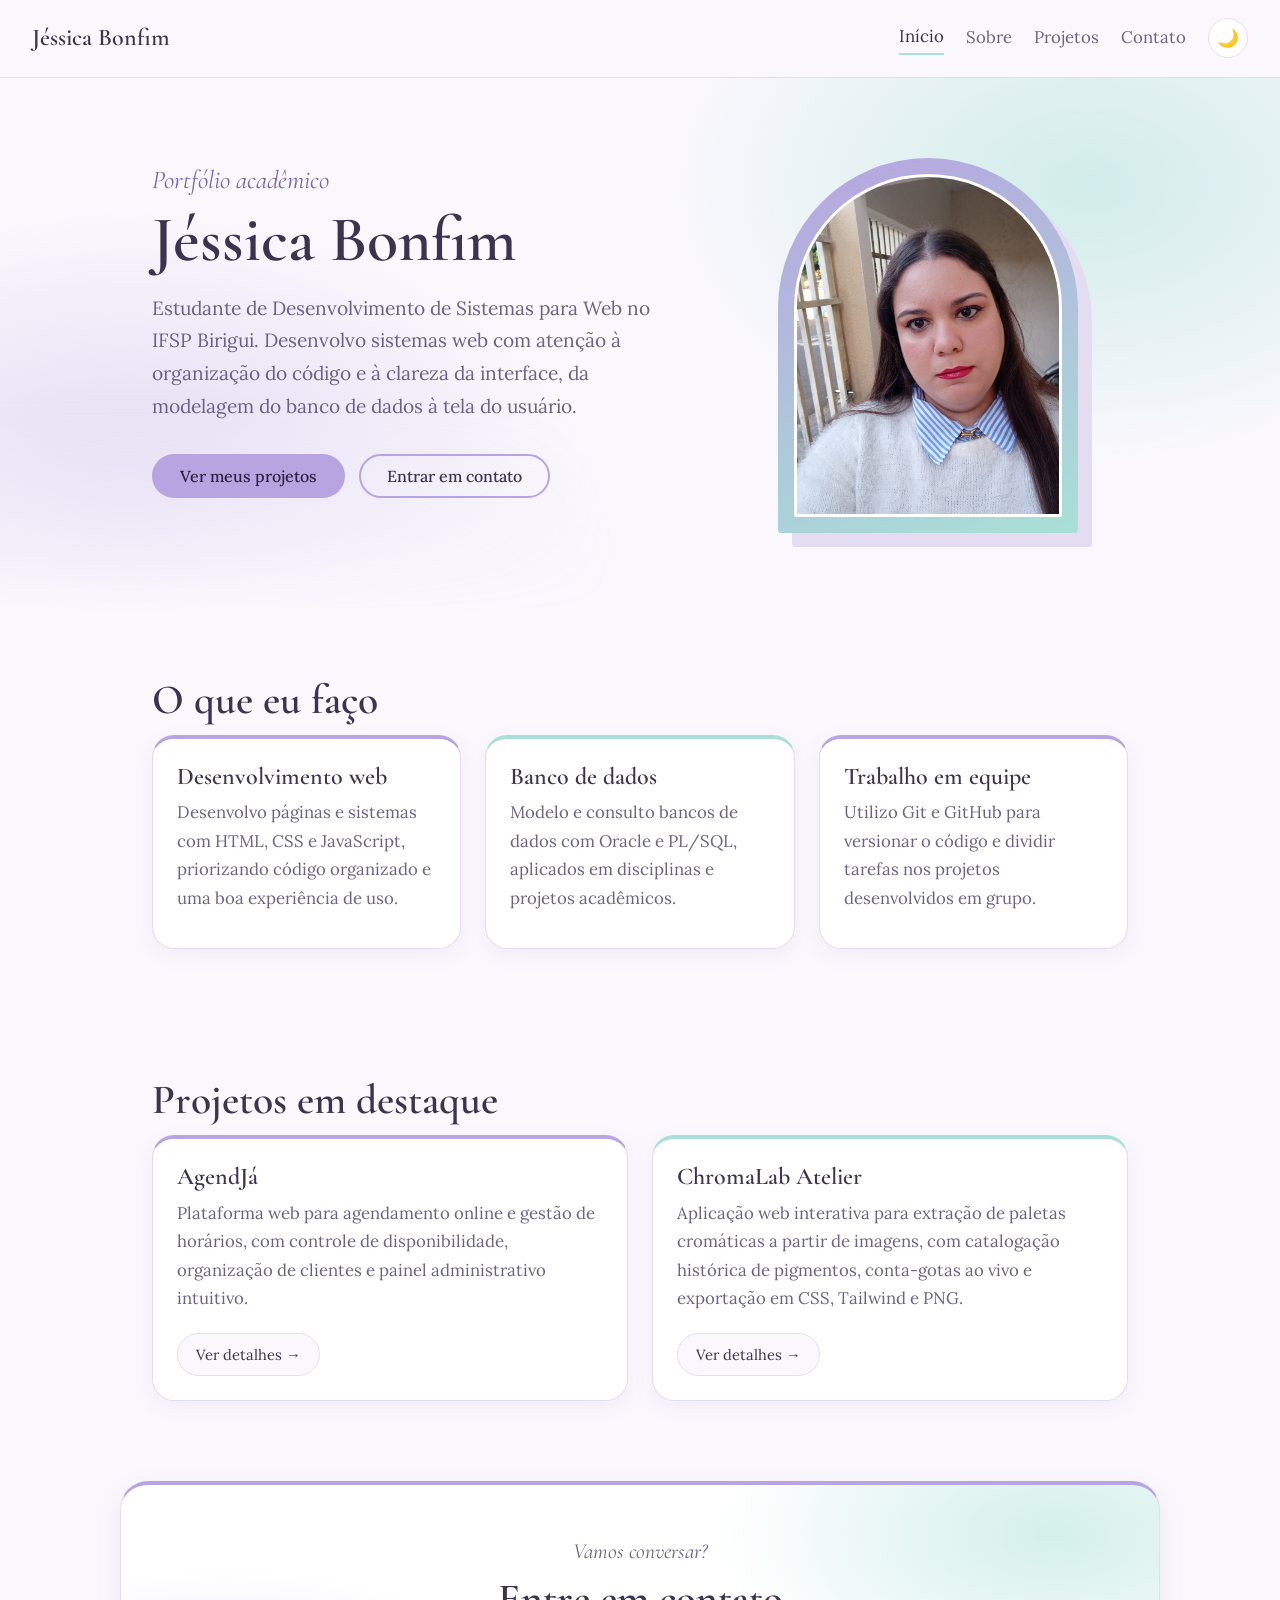
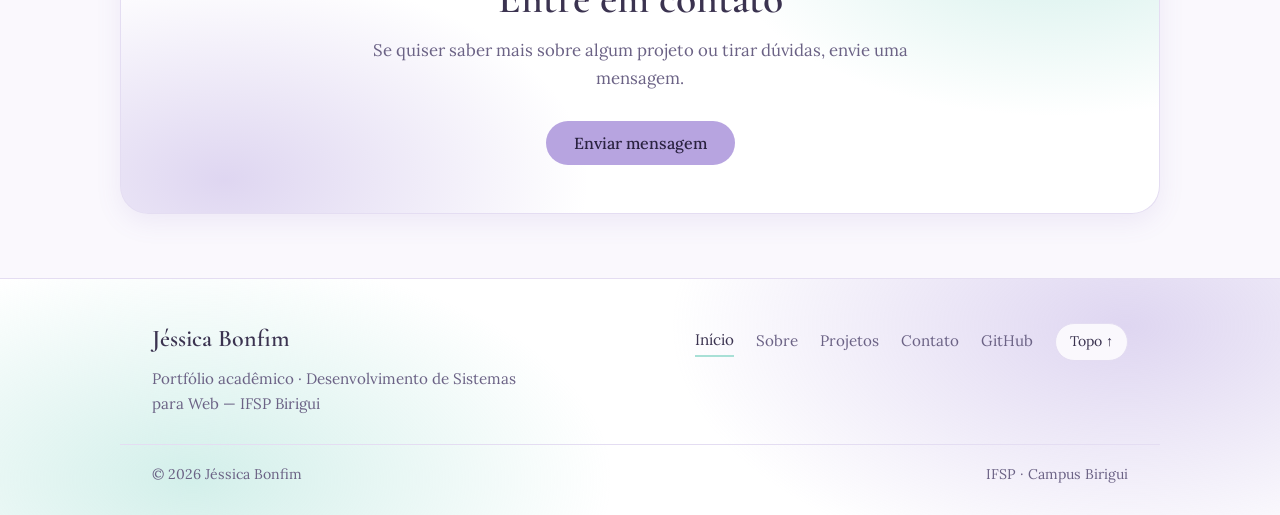
<file: index.html>
﻿<!DOCTYPE html>
<html lang="pt-BR">
<head>
  <meta charset="utf-8">
  <meta name="viewport" content="width=device-width, initial-scale=1">
  <title>Jéssica Bonfim | Portfólio</title>
  <link href="https://fonts.googleapis.com/css2?family=Cormorant+Garamond:ital,wght@0,500;0,600;1,500&family=Lora:wght@400;500&display=swap" rel="stylesheet">
  <link rel="stylesheet" href="style.css">
</head>
<body>
  <header>
    <a class="logo" href="index.html">Jéssica Bonfim</a>
    <nav>
      <a href="index.html" aria-current="page">Início</a>
      <a href="sobre.html">Sobre</a>
      <a href="projetos.html">Projetos</a>
      <a href="contato.html">Contato</a>
      <button id="tema" type="button" aria-label="Alternar tema claro e escuro">🌙</button>
    </nav>
  </header>

  <main>
    <!-- TOPO -->
    <section class="topo">
      <div class="topo-int">
        <div class="topo-texto">
          <p class="saudacao">Portfólio acadêmico</p>
          <h1>Jéssica Bonfim</h1>
          <!-- EDITE: sua frase de apresentação -->
          <p class="resumo">Estudante de Desenvolvimento de Sistemas para Web no IFSP Birigui. Desenvolvo sistemas web com atenção à organização do código e à clareza da interface, da modelagem do banco de dados à tela do usuário.</p>
          <div class="botoes">
            <a class="botao" href="projetos.html">Ver meus projetos</a>
            <a class="botao contorno" href="contato.html">Entrar em contato</a>
          </div>
        </div>
        <div class="moldura">
          <img src="img/foto-web.jpg" alt="Foto de Jéssica Bonfim" onerror="this.style.display='none'">
        </div>
      </div>
    </section>

    <!-- O QUE EU FAÇO -->
    <section class="bloco">
      <h2>O que eu faço</h2>
      <div class="tres">
        <article class="card">
          <h3>Desenvolvimento web</h3>
          <p>Desenvolvo páginas e sistemas com HTML, CSS e JavaScript, priorizando código organizado e uma boa experiência de uso.</p>
        </article>
        <article class="card">
          <h3>Banco de dados</h3>
          <p>Modelo e consulto bancos de dados com Oracle e PL/SQL, aplicados em disciplinas e projetos acadêmicos.</p>
        </article>
        <article class="card">
          <h3>Trabalho em equipe</h3>
          <p>Utilizo Git e GitHub para versionar o código e dividir tarefas nos projetos desenvolvidos em grupo.</p>
        </article>
      </div>
    </section>

    <!-- PROJETOS EM DESTAQUE -->
    <section class="bloco">
      <h2>Projetos em destaque</h2>
      <div class="dois">
        <article class="card">
          <h3>AgendJá</h3>
          <p>Plataforma web para agendamento online e gestão de horários, com controle de disponibilidade, organização de clientes e painel administrativo intuitivo.</p>
          <a class="link-detalhes" href="projetos.html">Ver detalhes →</a>
        </article>
        <article class="card">
          <h3>ChromaLab Atelier</h3>
          <p>Aplicação web interativa para extração de paletas cromáticas a partir de imagens, com catalogação histórica de pigmentos, conta-gotas ao vivo e exportação em CSS, Tailwind e PNG.</p>
          <a class="link-detalhes" href="projetos.html">Ver detalhes →</a>
        </article>
      </div>
    </section>

    <!-- CHAMADA FINAL -->
    <section class="bloco chamada">
      <p class="saudacao">Vamos conversar?</p>
      <h2>Entre em contato</h2>
      <p>Se quiser saber mais sobre algum projeto ou tirar dúvidas, envie uma mensagem.</p>
      <a class="botao" href="contato.html">Enviar mensagem</a>
    </section>
  </main>

  <footer>
    <div class="rodape-int">
      <div class="rodape-info">
        <a class="logo" href="index.html">Jéssica Bonfim</a>
        <p>Portfólio acadêmico · Desenvolvimento de Sistemas para Web — IFSP Birigui</p>
      </div>
      <nav class="rodape-nav" aria-label="Navegação do rodapé">
        <a href="index.html" aria-current="page">Início</a>
        <a href="sobre.html">Sobre</a>
        <a href="projetos.html">Projetos</a>
        <a href="contato.html">Contato</a>
        <a href="https://github.com/JessiBonfimm" target="_blank" rel="noopener noreferrer">GitHub</a>
        <a class="voltar-topo" href="#">Topo ↑</a>
      </nav>
    </div>
    <div class="rodape-base">
      <span>© 2026 Jéssica Bonfim</span>
      <span>IFSP · Campus Birigui</span>
    </div>
  </footer>
  <script src="script.js"></script>
</body>
</html>
</file>
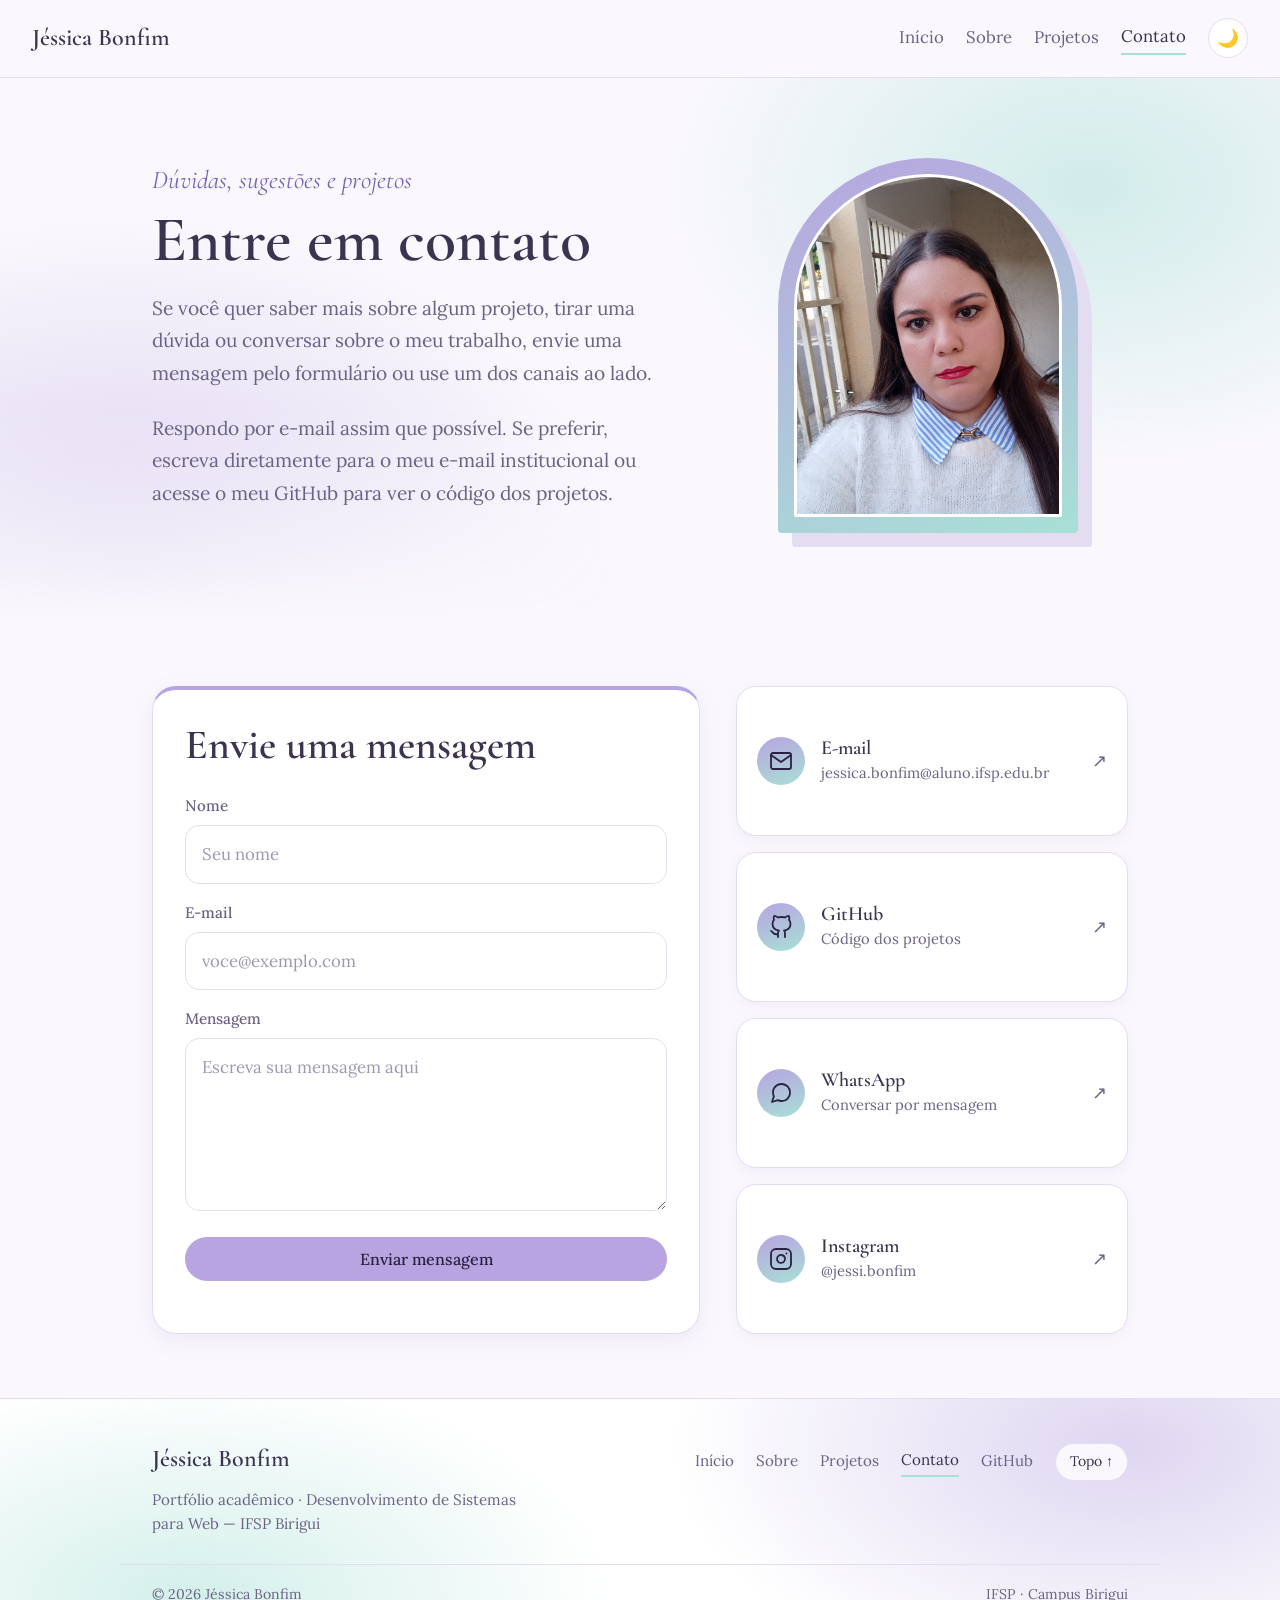
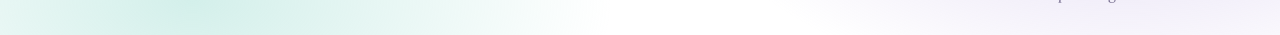
<file: contato.html>
<!DOCTYPE html>
<html lang="pt-BR">
<head>
  <meta charset="utf-8">
  <meta name="viewport" content="width=device-width, initial-scale=1">
  <title>Contato | Jéssica Bonfim</title>
  <link href="https://fonts.googleapis.com/css2?family=Cormorant+Garamond:ital,wght@0,500;0,600;1,500&family=Lora:wght@400;500&display=swap" rel="stylesheet">
  <link rel="stylesheet" href="style.css">
</head>
<body>
  <header>
    <a class="logo" href="index.html">Jéssica Bonfim</a>
    <nav>
      <a href="index.html">Início</a>
      <a href="sobre.html">Sobre</a>
      <a href="projetos.html">Projetos</a>
      <a href="contato.html" aria-current="page">Contato</a>
      <button id="tema" type="button" aria-label="Alternar tema claro e escuro">🌙</button>
    </nav>
  </header>

  <main>
    <section class="topo">
      <div class="topo-int">
        <div class="topo-texto">
          <p class="saudacao">Dúvidas, sugestões e projetos</p>
          <h1 class="titulo-contato">Entre em contato</h1>
          <p class="resumo">Se você quer saber mais sobre algum projeto, tirar uma dúvida ou conversar sobre o meu trabalho, envie uma mensagem pelo formulário ou use um dos canais ao lado.</p>
          <p class="resumo">Respondo por e-mail assim que possível. Se preferir, escreva diretamente para o meu e-mail institucional ou acesse o meu GitHub para ver o código dos projetos.</p>
        </div>
        <div class="moldura">
          <img src="img/foto-web.jpg" alt="Foto de Jéssica Bonfim" onerror="this.style.display='none'">
        </div>
      </div>
    </section>

    <section class="bloco">
      <div class="contato-grid">
        <form id="form-contato" action="https://formspree.io/f/abcdwxyz" method="POST">
          <h2 class="form-titulo">Envie uma mensagem</h2>
          <label for="nome">Nome</label>
          <input id="nome" name="nome" placeholder="Seu nome" required>

          <label for="email">E-mail</label>
          <input id="email" name="email" type="email" placeholder="voce@exemplo.com" required>

          <label for="msg">Mensagem</label>
          <textarea id="msg" name="mensagem" rows="5" placeholder="Escreva sua mensagem aqui" required></textarea>

          <button class="botao" type="submit">Enviar mensagem</button>
          <p class="status" role="status" aria-live="polite"></p>
        </form>

        <div class="lateral">
          <a class="contato-item" href="mailto:jessica.bonfim@aluno.ifsp.edu.br">
            <span class="ico"><svg viewBox="0 0 24 24" fill="none" stroke="currentColor" stroke-width="1.8" stroke-linecap="round" stroke-linejoin="round" aria-hidden="true"><path d="M4 4h16c1.1 0 2 .9 2 2v12c0 1.1-.9 2-2 2H4c-1.1 0-2-.9-2-2V6c0-1.1.9-2 2-2z"/><polyline points="22,6 12,13 2,6"/></svg></span>
            <span class="txt"><strong>E-mail</strong><small>jessica.bonfim@aluno.ifsp.edu.br</small></span>
            <span class="seta" aria-hidden="true">↗</span>
          </a>
          <a class="contato-item" href="https://github.com/JessiBonfimm" target="_blank" rel="noopener">
            <span class="ico"><svg viewBox="0 0 24 24" fill="none" stroke="currentColor" stroke-width="1.8" stroke-linecap="round" stroke-linejoin="round" aria-hidden="true"><path d="M9 19c-5 1.5-5-2.5-7-3m14 6v-3.87a3.37 3.37 0 0 0-.94-2.61c3.14-.35 6.44-1.54 6.44-7A5.44 5.44 0 0 0 20 4.77 5.07 5.07 0 0 0 19.91 1S18.73.65 16 2.48a13.38 13.38 0 0 0-7 0C6.27.65 5.09 1 5.09 1A5.07 5.07 0 0 0 5 4.77a5.44 5.44 0 0 0-1.5 3.78c0 5.42 3.3 6.61 6.44 7A3.37 3.37 0 0 0 9 18.13V22"/></svg></span>
            <span class="txt"><strong>GitHub</strong><small>Código dos projetos</small></span>
            <span class="seta" aria-hidden="true">↗</span>
          </a>
          <a class="contato-item" href="https://wa.me/5518996313125" target="_blank" rel="noopener">
            <span class="ico"><svg viewBox="0 0 24 24" fill="none" stroke="currentColor" stroke-width="1.8" stroke-linecap="round" stroke-linejoin="round" aria-hidden="true"><path d="M21 11.5a8.38 8.38 0 0 1-.9 3.8 8.5 8.5 0 0 1-7.6 4.7 8.38 8.38 0 0 1-3.8-.9L3 21l1.9-5.7a8.38 8.38 0 0 1-.9-3.8 8.5 8.5 0 0 1 4.7-7.6 8.38 8.38 0 0 1 3.8-.9h.5a8.48 8.48 0 0 1 8 8v.5z"/></svg></span>
            <span class="txt"><strong>WhatsApp</strong><small>Conversar por mensagem</small></span>
            <span class="seta" aria-hidden="true">↗</span>
          </a>
          <a class="contato-item" href="https://instagram.com/jessi.bonfim" target="_blank" rel="noopener">
            <span class="ico"><svg viewBox="0 0 24 24" fill="none" stroke="currentColor" stroke-width="1.8" stroke-linecap="round" stroke-linejoin="round" aria-hidden="true"><rect x="2" y="2" width="20" height="20" rx="5" ry="5"/><path d="M16 11.37A4 4 0 1 1 12.63 8 4 4 0 0 1 16 11.37z"/><line x1="17.5" y1="6.5" x2="17.51" y2="6.5"/></svg></span>
            <span class="txt"><strong>Instagram</strong><small>@jessi.bonfim</small></span>
            <span class="seta" aria-hidden="true">↗</span>
          </a>
        </div>
      </div>
    </section>
  </main>

  <footer>
    <div class="rodape-int">
      <div class="rodape-info">
        <a class="logo" href="index.html">Jéssica Bonfim</a>
        <p>Portfólio acadêmico · Desenvolvimento de Sistemas para Web — IFSP Birigui</p>
      </div>
      <nav class="rodape-nav" aria-label="Navegação do rodapé">
        <a href="index.html">Início</a>
        <a href="sobre.html">Sobre</a>
        <a href="projetos.html">Projetos</a>
        <a href="contato.html" aria-current="page">Contato</a>
        <a href="https://github.com/JessiBonfimm" target="_blank" rel="noopener noreferrer">GitHub</a>
        <a class="voltar-topo" href="#">Topo ↑</a>
      </nav>
    </div>
    <div class="rodape-base">
      <span>© 2026 Jéssica Bonfim</span>
      <span>IFSP · Campus Birigui</span>
    </div>
  </footer>
  <script src="script.js"></script>
</body>
</html>
</file>
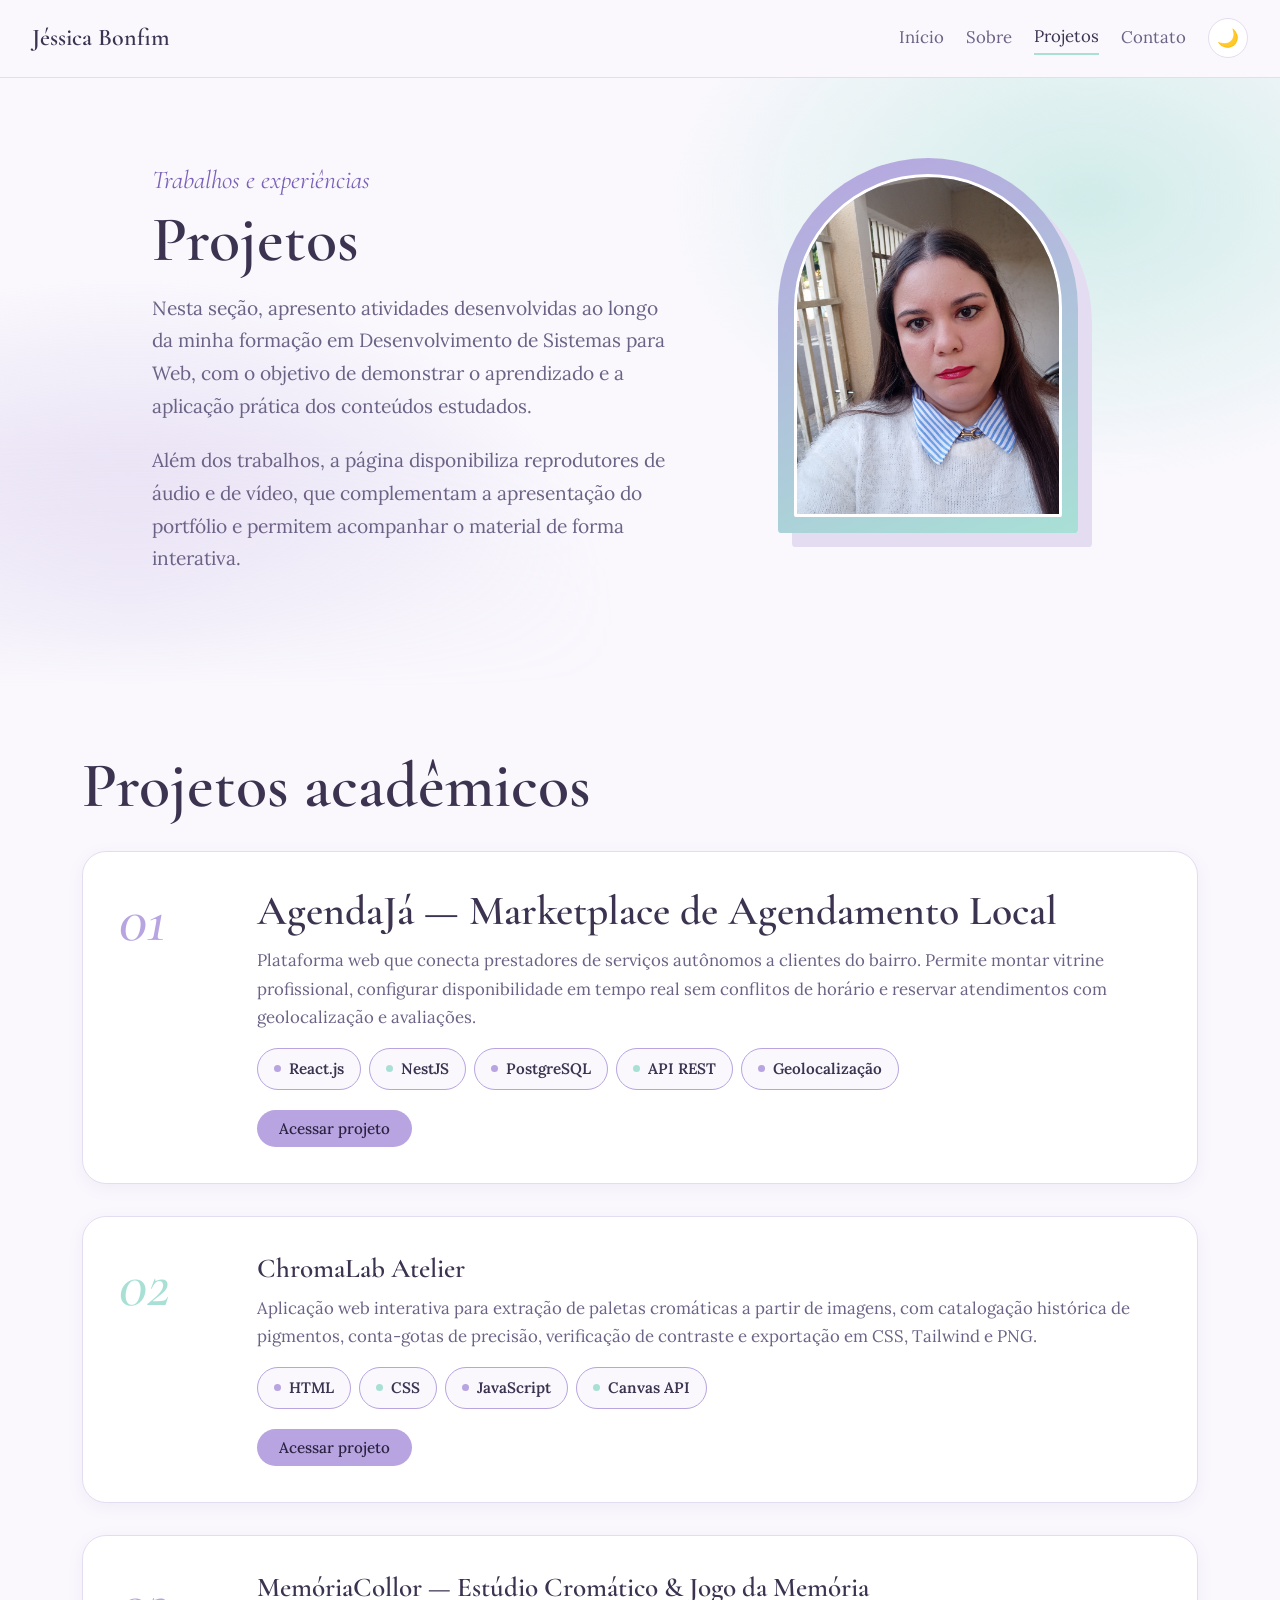
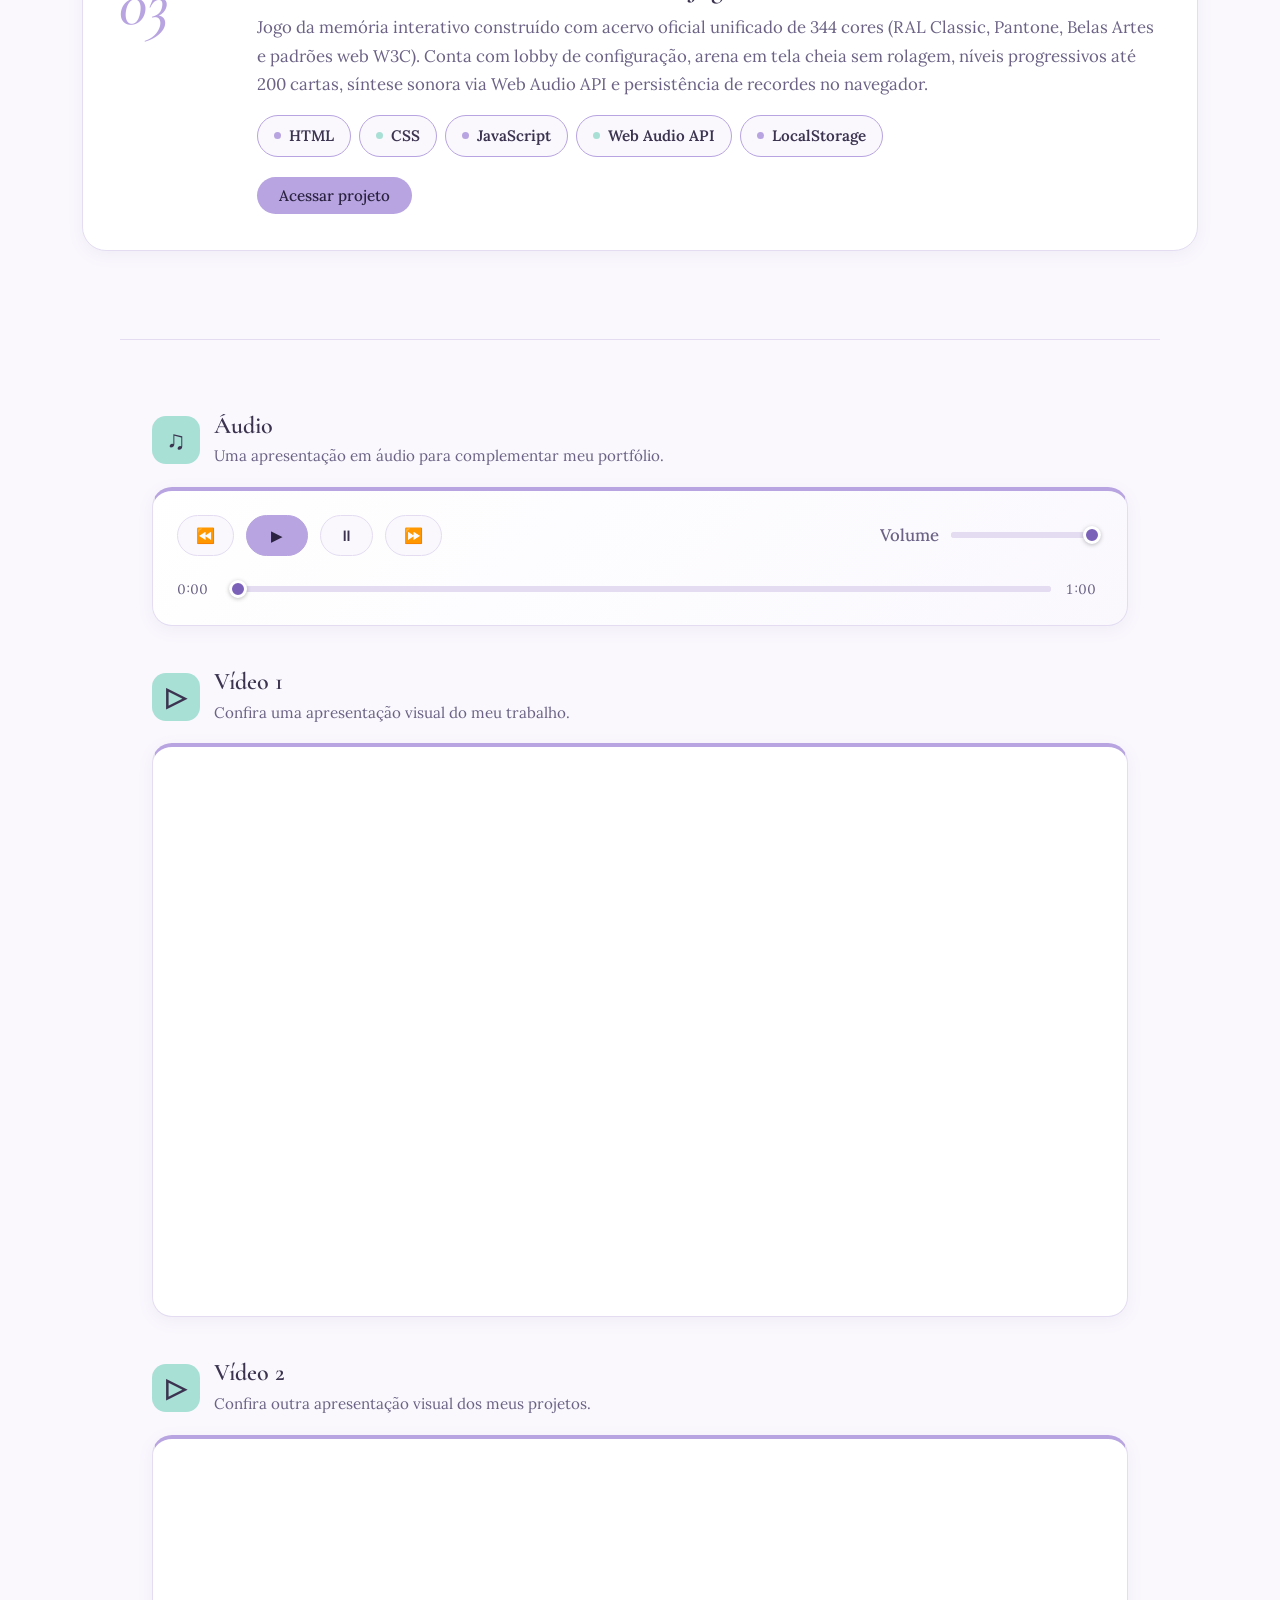
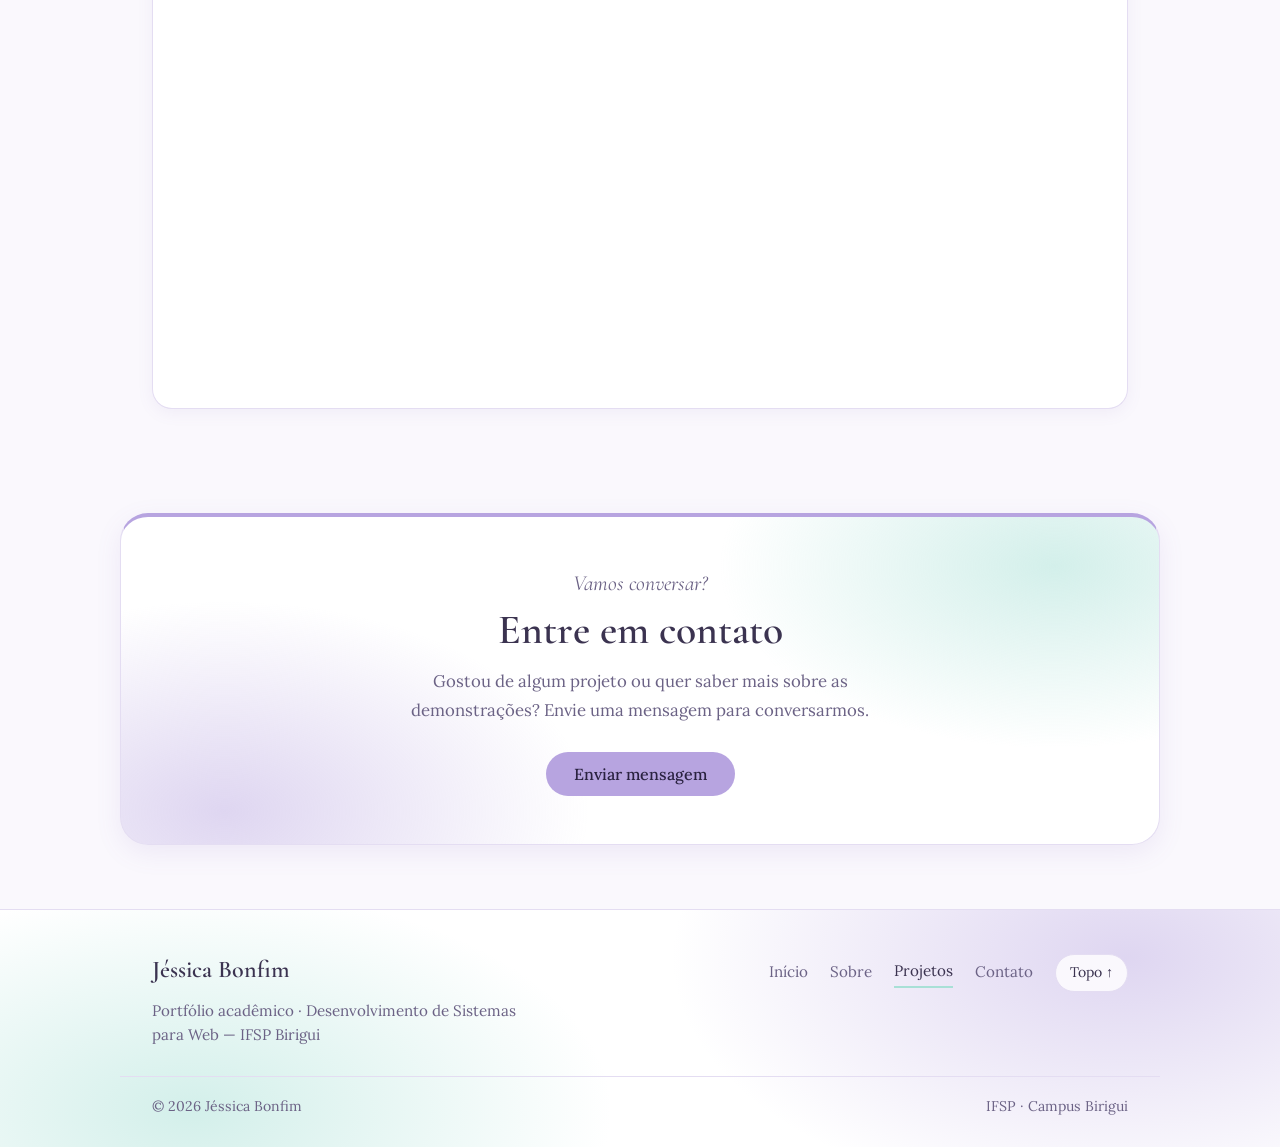
<file: projetos.html>
﻿<!DOCTYPE html>
<html lang="pt-BR">
<head>
  <meta charset="utf-8">
  <meta name="viewport" content="width=device-width, initial-scale=1">
  <title>Projetos | Jéssica Bonfim</title>
  <link href="https://fonts.googleapis.com/css2?family=Cormorant+Garamond:ital,wght@0,500;0,600;1,500&family=Lora:wght@400;500&display=swap" rel="stylesheet">
  <link rel="stylesheet" href="style.css">
</head>
<body>
  <header>
    <a class="logo" href="index.html">Jéssica Bonfim</a>
    <nav>
      <a href="index.html">Início</a>
      <a href="sobre.html">Sobre</a>
      <a href="projetos.html" aria-current="page">Projetos</a>
      <a href="contato.html">Contato</a>
      <button id="tema" type="button" aria-label="Alternar tema claro e escuro">🌙</button>
    </nav>
  </header>

  <main>
    <section class="topo">
      <div class="topo-int">
        <div class="topo-texto">
          <p class="saudacao">Trabalhos e experiências</p>
          <h1 class="titulo-projetos">Projetos</h1>
          <p class="resumo">Nesta seção, apresento atividades desenvolvidas ao longo da minha formação em Desenvolvimento de Sistemas para Web, com o objetivo de demonstrar o aprendizado e a aplicação prática dos conteúdos estudados.</p>
          <p class="resumo">Além dos trabalhos, a página disponibiliza reprodutores de áudio e de vídeo, que complementam a apresentação do portfólio e permitem acompanhar o material de forma interativa.</p>
        </div>
        <div class="moldura">
          <img src="img/foto-web.jpg" alt="Foto de Jéssica Bonfim" onerror="this.style.display='none'">
        </div>
      </div>
    </section>

    <section class="bloco secao-projetos">
      <h2 class="titulo-secao-projetos">Projetos acadêmicos</h2>
      <div class="proj-lista">
        <article class="proj">
          <div class="proj-num">01</div>
          <div class="proj-corpo">
            <h2>AgendaJá — Marketplace de Agendamento Local</h2>
            <p>Plataforma web que conecta prestadores de serviços autônomos a clientes do bairro. Permite montar vitrine profissional, configurar disponibilidade em tempo real sem conflitos de horário e reservar atendimentos com geolocalização e avaliações.</p>
            <ul class="tags">
              <li>React.js</li>
              <li>NestJS</li>
              <li>PostgreSQL</li>
              <li>API REST</li>
              <li>Geolocalização</li>
            </ul>
            <div class="proj-links">
              <a class="botao pequeno" href="https://abatt-hash.github.io/agendaja-front/login" target="_blank" rel="noopener noreferrer">Acessar projeto</a>
            </div>
          </div>
        </article>
        <article class="proj">
          <div class="proj-num">02</div>
          <div class="proj-corpo">
            <h3>ChromaLab Atelier</h3>
            <p>Aplicação web interativa para extração de paletas cromáticas a partir de imagens, com catalogação histórica de pigmentos, conta-gotas de precisão, verificação de contraste e exportação em CSS, Tailwind e PNG.</p>
            <ul class="tags"><li>HTML</li><li>CSS</li><li>JavaScript</li><li>Canvas API</li></ul>
            <div class="proj-links">
              <a class="botao pequeno" href="https://JessiBonfimm.github.io/chromalab-atelier/" target="_blank" rel="noopener noreferrer">Acessar projeto</a>
            </div>
          </div>
        </article>

        <article class="proj">
          <div class="proj-num">03</div>
          <div class="proj-corpo">
            <h3>MemóriaCollor — Estúdio Cromático &amp; Jogo da Memória</h3>
            <p>Jogo da memória interativo construído com acervo oficial unificado de 344 cores (RAL Classic, Pantone, Belas Artes e padrões web W3C). Conta com lobby de configuração, arena em tela cheia sem rolagem, níveis progressivos até 200 cartas, síntese sonora via Web Audio API e persistência de recordes no navegador.</p>
            <ul class="tags">
              <li>HTML</li>
              <li>CSS</li>
              <li>JavaScript</li>
              <li>Web Audio API</li>
              <li>LocalStorage</li>
            </ul>
            <div class="proj-links">
              <a class="botao pequeno" href="https://jessibonfimm.github.io/Mem-riaCollor/" target="_blank" rel="noopener noreferrer">Acessar projeto</a>
            </div>
          </div>
        </article>
        <!-- fim-projetos -->
      </div>
    </section>

        <section class="bloco secao-midias">
      <div class="midia-cabecalho">
        <span class="midia-icone">♫</span>
        <h2>Áudio</h2>
        <p>Uma apresentação em áudio para complementar meu portfólio.</p>
      </div>

      <div class="player player-audio">
        <audio src="media/belle-cor.wav" preload="metadata"></audio>

        <div class="controles">
          <button type="button" data-acao="voltar" aria-label="Voltar 5 segundos">⏪</button>
          <button type="button" data-acao="tocar" aria-label="Reproduzir">▶</button>
          <button type="button" data-acao="pausar" aria-label="Pausar">⏸</button>
          <button type="button" data-acao="avancar" aria-label="Avançar 5 segundos">⏩</button>
          <label>Volume
            <input type="range" min="0" max="1" step="0.05" value="1" data-acao="volume">
          </label>
        </div>

        <div class="progresso-midia">
          <span class="tempo-atual">0:00</span>
          <input type="range" min="0" max="100" step="0.1" value="0" data-acao="progresso" aria-label="Progresso do áudio">
          <span class="duracao-midia">0:00</span>
        </div>
      </div>

      <div class="midia-cabecalho midia-cabecalho-video">
        <span class="midia-icone">▷</span>
        <h2>Vídeo 1</h2>
        <p>Confira uma apresentação visual do meu trabalho.</p>
      </div>

      <div class="player player-video">
        <iframe
          src="https://www.youtube.com/embed/ydWDrpGsYIk"
          title="Vídeo 1 - Apresentação do projeto"
          style="width: 100%; aspect-ratio: 16 / 9; border: 0; border-radius: 12px; display: block;"
          allow="accelerometer; autoplay; clipboard-write; encrypted-media; gyroscope; picture-in-picture; web-share"
          referrerpolicy="strict-origin-when-cross-origin"
          allowfullscreen>
        </iframe>
      </div>

      <div class="midia-cabecalho midia-cabecalho-video">
        <span class="midia-icone">▷</span>
        <h2>Vídeo 2</h2>
        <p>Confira outra apresentação visual dos meus projetos.</p>
      </div>

      <div class="player player-video">
        <iframe
          src="https://www.youtube.com/embed/uGZZFGoguUE"
          title="Vídeo 2 - Apresentação do projeto"
          style="width: 100%; aspect-ratio: 16 / 9; border: 0; border-radius: 12px; display: block;"
          allow="accelerometer; autoplay; clipboard-write; encrypted-media; gyroscope; picture-in-picture; web-share"
          referrerpolicy="strict-origin-when-cross-origin"
          allowfullscreen>
        </iframe>
      </div>
    </section>

    <section class="bloco chamada">
      <p class="saudacao">Vamos conversar?</p>
      <h2>Entre em contato</h2>
      <p>Gostou de algum projeto ou quer saber mais sobre as demonstrações? Envie uma mensagem para conversarmos.</p>
      <a class="botao" href="contato.html">Enviar mensagem</a>
    </section>
  </main>

  <footer>
    <div class="rodape-int">
      <div class="rodape-info">
        <a class="logo" href="index.html">Jéssica Bonfim</a>
        <p>Portfólio acadêmico · Desenvolvimento de Sistemas para Web — IFSP Birigui</p>
      </div>
      <nav class="rodape-nav" aria-label="Navegação do rodapé">
        <a href="index.html">Início</a>
        <a href="sobre.html">Sobre</a>
        <a href="projetos.html" aria-current="page">Projetos</a>
        <a href="contato.html">Contato</a>
        <a class="voltar-topo" href="#">Topo ↑</a>
      </nav>
    </div>
    <div class="rodape-base">
      <span>© 2026 Jéssica Bonfim</span>
      <span>IFSP · Campus Birigui</span>
    </div>
  </footer>
  <script src="script.js"></script>
</body>
</html>
</file>
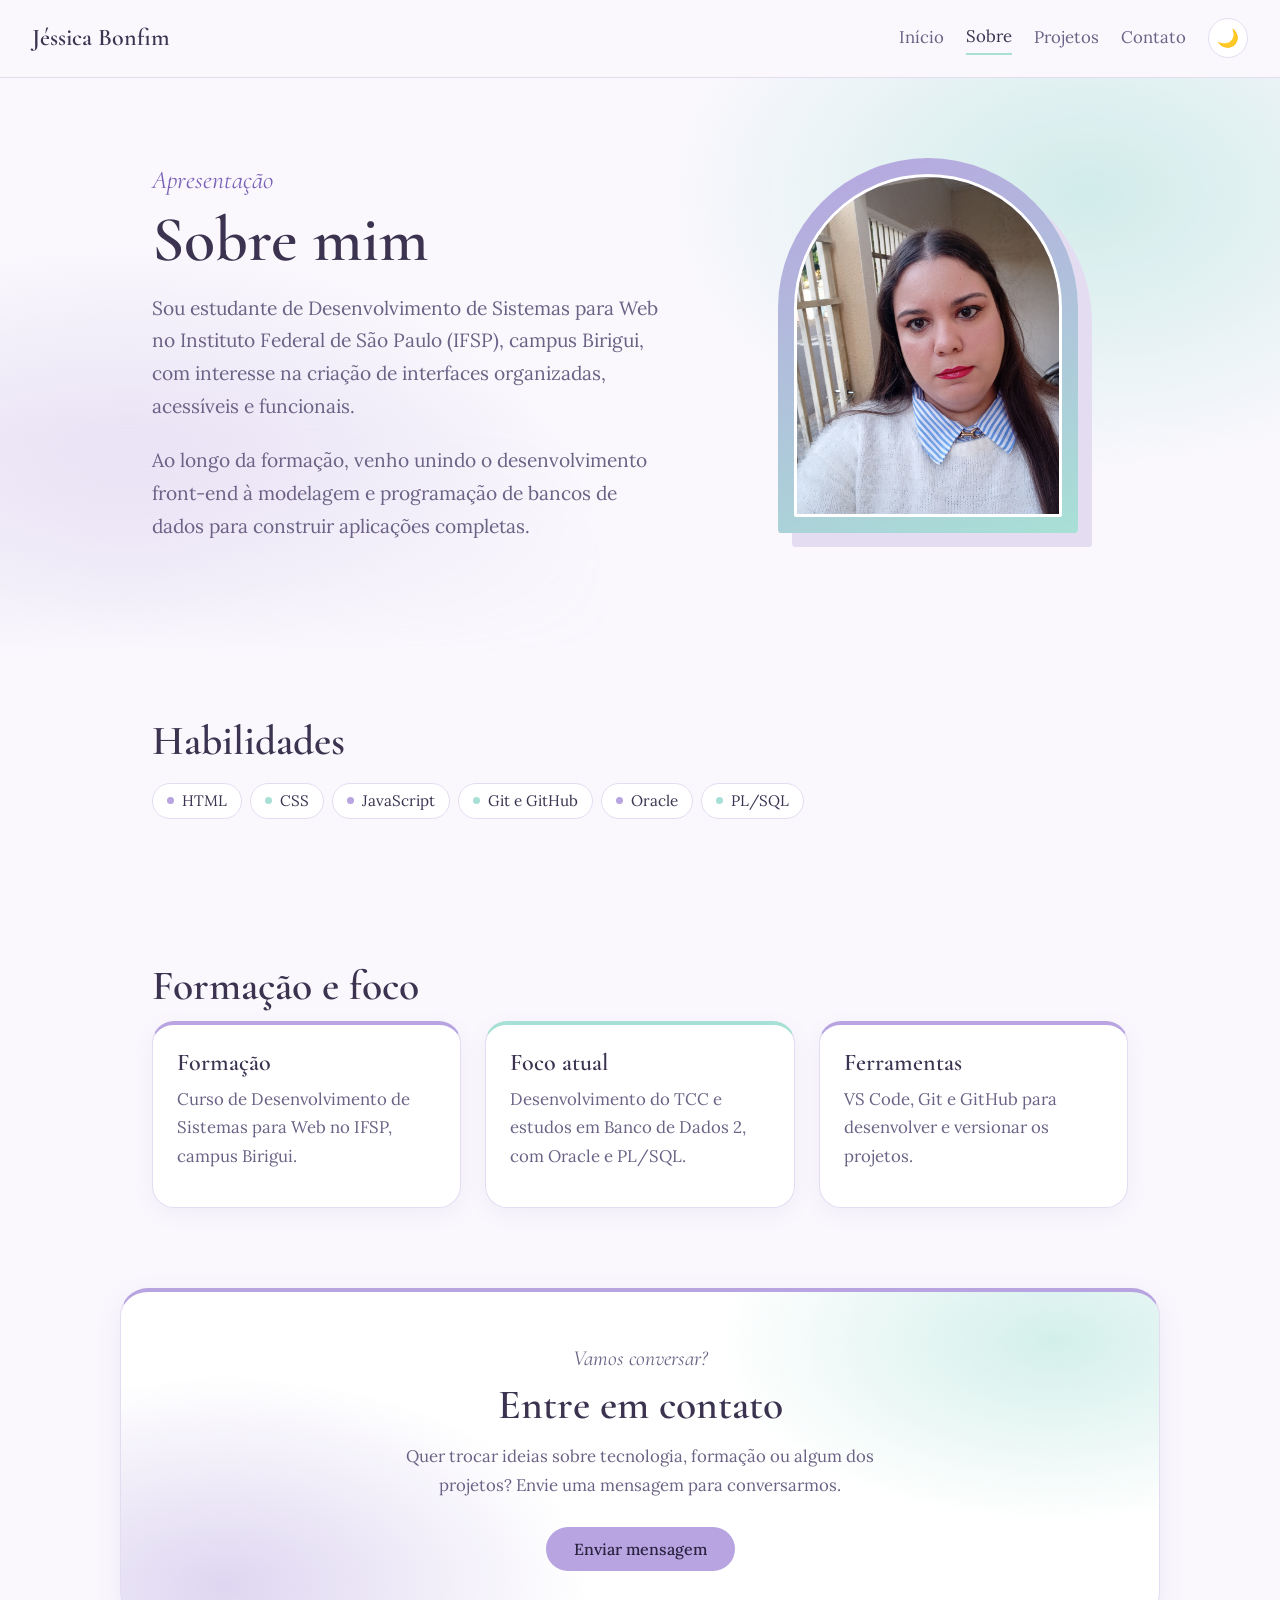
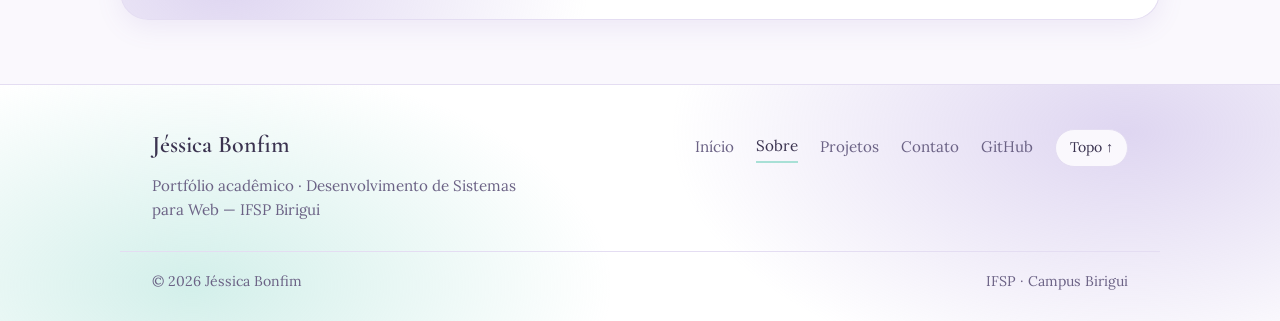
<file: sobre.html>
<!DOCTYPE html>
<html lang="pt-BR">
<head>
  <meta charset="utf-8">
  <meta name="viewport" content="width=device-width, initial-scale=1">
  <title>Sobre | Jéssica Bonfim</title>
  <link href="https://fonts.googleapis.com/css2?family=Cormorant+Garamond:ital,wght@0,500;0,600;1,500&family=Lora:wght@400;500&display=swap" rel="stylesheet">
  <link rel="stylesheet" href="style.css">
</head>
<body>
  <header>
    <a class="logo" href="index.html">Jéssica Bonfim</a>
    <nav>
      <a href="index.html">Início</a>
      <a href="sobre.html" aria-current="page">Sobre</a>
      <a href="projetos.html">Projetos</a>
      <a href="contato.html">Contato</a>
      <button id="tema" type="button" aria-label="Alternar tema claro e escuro">🌙</button>
    </nav>
  </header>

  <main>
    <section class="topo">
      <div class="topo-int">
        <div class="topo-texto">
          <p class="saudacao">Apresentação</p>
          <h1>Sobre mim</h1>
          <p class="resumo">Sou estudante de Desenvolvimento de Sistemas para Web no Instituto Federal de São Paulo (IFSP), campus Birigui, com interesse na criação de interfaces organizadas, acessíveis e funcionais.</p>
          <p class="resumo">Ao longo da formação, venho unindo o desenvolvimento front-end à modelagem e programação de bancos de dados para construir aplicações completas.</p>
        </div>
        <div class="moldura">
          <img src="img/foto-web.jpg" alt="Foto de Jéssica Bonfim" onerror="this.style.display='none'">
        </div>
      </div>
    </section>

    <section class="bloco">
      <h2>Habilidades</h2>
      <ul class="tags">
        <li>HTML</li>
        <li>CSS</li>
        <li>JavaScript</li>
        <li>Git e GitHub</li>
        <li>Oracle</li>
        <li>PL/SQL</li>
      </ul>
    </section>

    <section class="bloco">
      <h2>Formação e foco</h2>
      <div class="tres">
        <article class="card">
          <h3>Formação</h3>
          <p>Curso de Desenvolvimento de Sistemas para Web no IFSP, campus Birigui.</p>
        </article>
        <article class="card">
          <h3>Foco atual</h3>
          <p>Desenvolvimento do TCC e estudos em Banco de Dados 2, com Oracle e PL/SQL.</p>
        </article>
        <article class="card">
          <h3>Ferramentas</h3>
          <p>VS Code, Git e GitHub para desenvolver e versionar os projetos.</p>
        </article>
      </div>
    </section>

    <section class="bloco chamada">
      <p class="saudacao">Vamos conversar?</p>
      <h2>Entre em contato</h2>
      <p>Quer trocar ideias sobre tecnologia, formação ou algum dos projetos? Envie uma mensagem para conversarmos.</p>
      <a class="botao" href="contato.html">Enviar mensagem</a>
    </section>
  </main>

  <footer>
    <div class="rodape-int">
      <div class="rodape-info">
        <a class="logo" href="index.html">Jéssica Bonfim</a>
        <p>Portfólio acadêmico · Desenvolvimento de Sistemas para Web — IFSP Birigui</p>
      </div>
      <nav class="rodape-nav" aria-label="Navegação do rodapé">
        <a href="index.html">Início</a>
        <a href="sobre.html" aria-current="page">Sobre</a>
        <a href="projetos.html">Projetos</a>
        <a href="contato.html">Contato</a>
        <a href="https://github.com/JessiBonfimm" target="_blank" rel="noopener noreferrer">GitHub</a>
        <a class="voltar-topo" href="#">Topo ↑</a>
      </nav>
    </div>
    <div class="rodape-base">
      <span>© 2026 Jéssica Bonfim</span>
      <span>IFSP · Campus Birigui</span>
    </div>
  </footer>
  <script src="script.js"></script>
</body>
</html>
</file>
<file: style.css>
:root {
  --fundo: #FAF8FD;
  --texto: #3B3350;
  --suave: #6B6285;
  --lilas: #B7A4E0;
  --lilas-escuro: #7B62B8;
  --agua: #A8E0D6;
  --card: #FFFFFF;
  --borda: #E4DDF2;
}

[data-tema="escuro"] {
  --fundo: #1D1A2B;
  --texto: #ECE8F7;
  --suave: #B3ABCB;
  --lilas: #A18BD6;
  --lilas-escuro: #C9B8F0;
  --agua: #5FB8AA;
  --card: #27233A;
  --borda: #3A3454;
}

* { box-sizing: border-box; }

body {
  margin: 0;
  background: var(--fundo);
  color: var(--texto);
  font-family: "Lora", Georgia, serif;
  font-size: 1.05rem;
  line-height: 1.7;
}

h1, h2, h3 {
  font-family: "Cormorant Garamond", Georgia, serif;
  font-weight: 600;
  line-height: 1.15;
}
h1 { font-size: clamp(2.4rem, 7vw, 4rem); margin: 0 0 16px; }
h2 { font-size: 1.6rem; margin: 24px 0 10px; }

a { color: var(--lilas-escuro); }
:focus-visible { outline: 3px solid var(--agua); outline-offset: 3px; }

/* Cabeçalho e menu */
header {
  display: flex;
  justify-content: space-between;
  align-items: center;
  flex-wrap: wrap;
  gap: 12px;
  padding: 18px 32px;
  border-bottom: 1px solid var(--borda);
}
.logo {
  font-family: "Cormorant Garamond", Georgia, serif;
  font-size: 1.5rem;
  font-weight: 600;
  text-decoration: none;
  color: var(--texto);
}
nav { display: flex; align-items: center; gap: 22px; flex-wrap: wrap; }
nav a { text-decoration: none; color: var(--suave); padding-bottom: 2px; }
nav a:hover { color: var(--texto); }
nav a[aria-current="page"] { color: var(--texto); border-bottom: 2px solid var(--agua); }
#tema {
  background: var(--card);
  border: 1px solid var(--borda);
  border-radius: 50%;
  width: 40px;
  height: 40px;
  font-size: 1.1rem;
  cursor: pointer;
}

/* Páginas */
.hero, .pagina { max-width: 960px; margin: 0 auto; padding: 72px 32px; }
.hero p { max-width: 34em; color: var(--suave); font-size: 1.2rem; margin: 0 0 32px; }
.estreita { max-width: 640px; }

.botao {
  display: inline-block;
  padding: 12px 28px;
  border: none;
  border-radius: 999px;
  background: var(--lilas);
  color: #2A2240;
  font: 500 1rem "Lora", Georgia, serif;
  text-decoration: none;
  cursor: pointer;
}
.botao:hover { background: var(--agua); }

/* Sobre */
.sobre { display: grid; grid-template-columns: 240px 1fr; gap: 48px; align-items: start; }
.foto {
  width: 240px;
  height: 240px;
  object-fit: cover;
  border-radius: 50%;
  border: 4px solid var(--lilas);
}
.tags { display: flex; flex-wrap: wrap; gap: 8px; padding: 0; list-style: none; }
.tags li {
  padding: 4px 14px;
  border: 1px solid var(--borda);
  border-radius: 999px;
  background: var(--card);
  font-size: .95rem;
}

/* Projetos */
.projetos {
  display: grid;
  grid-template-columns: repeat(auto-fit, minmax(280px, 1fr));
  gap: 24px;
  margin-top: 24px;
}
.card {
  background: var(--card);
  border: 1px solid var(--borda);
  border-radius: 16px;
  padding: 24px;
  box-shadow: 0 4px 16px rgba(123, 98, 184, .08);
}
.card h2 { margin-top: 0; }

/* Formulário */
form { display: grid; gap: 8px; margin-top: 24px; }
label { font-weight: 500; margin-top: 8px; }
input, textarea {
  width: 100%;
  padding: 12px;
  border: 1px solid var(--borda);
  border-radius: 12px;
  background: var(--card);
  color: var(--texto);
  font: inherit;
}
form .botao { margin-top: 16px; justify-self: start; }

/* Rodapé */
footer {
  text-align: center;
  padding: 32px;
  border-top: 1px solid var(--borda);
  color: var(--suave);
  font-size: .95rem;
}

/* Celular */
@media (max-width: 700px) {
  header { padding: 16px 20px; }
  .hero, .pagina { padding: 48px 20px; }
  .sobre { grid-template-columns: 1fr; gap: 28px; }
}

/* ===== Página inicial ===== */
:root {
  --brilho-1: rgba(183, 164, 224, .45);
  --brilho-2: rgba(168, 224, 214, .5);
}
[data-tema="escuro"] {
  --brilho-1: rgba(161, 139, 214, .22);
  --brilho-2: rgba(95, 184, 170, .18);
}

.topo {
  background:
    radial-gradient(600px 400px at 85% 20%, var(--brilho-2), transparent 70%),
    radial-gradient(700px 500px at 10% 90%, var(--brilho-1), transparent 70%);
}
.topo-int {
  max-width: 1040px;
  margin: 0 auto;
  padding: 80px 32px;
  display: grid;
  grid-template-columns: 1.3fr 1fr;
  gap: 56px;
  align-items: center;
  animation: entrada .9s ease both;
}
.saudacao {
  font-family: "Cormorant Garamond", Georgia, serif;
  font-style: italic;
  font-size: 1.6rem;
  color: var(--lilas-escuro);
  margin: 0 0 4px;
}
.topo h1 { font-size: clamp(3rem, 8vw, 5.4rem); }
.resumo { max-width: 32em; color: var(--suave); font-size: 1.2rem; margin: 0 0 32px; }
.botoes { display: flex; flex-wrap: wrap; gap: 14px; }
.botao.contorno {
  background: transparent;
  border: 2px solid var(--lilas);
  color: var(--texto);
  padding: 10px 26px;
}
.botao.contorno:hover { background: var(--agua); border-color: var(--agua); color: #2A2240; }

/* Moldura da foto: arco delicado */
.moldura {
  position: relative;
  width: 100%;
  max-width: 340px;
  aspect-ratio: 4 / 5;
  justify-self: center;
  border-radius: 999px 999px 24px 24px;
  background: linear-gradient(160deg, var(--lilas), var(--agua));
  box-shadow: 14px 14px 0 var(--borda);
  overflow: hidden;
}
.moldura img { width: 100%; height: 100%; object-fit: cover; display: block; }

/* Seções */
.bloco { max-width: 1040px; margin: 0 auto; padding: 64px 32px; }
.bloco h2 { margin-top: 0; font-size: clamp(1.9rem, 4vw, 2.6rem); }
.tres { display: grid; grid-template-columns: repeat(auto-fit, minmax(240px, 1fr)); gap: 24px; }
.dois { display: grid; grid-template-columns: repeat(auto-fit, minmax(300px, 1fr)); gap: 24px; }
.card h3 { font-size: 1.5rem; margin: 0 0 8px; }
.card p { margin: 0 0 12px; color: var(--suave); }
.chamada {
  text-align: center;
  margin-bottom: 48px;
  border: 1px solid var(--borda);
  border-radius: 28px;
  background: var(--card);
}
.chamada p { color: var(--suave); margin: 0 auto 24px; max-width: 30em; }

@keyframes entrada {
  from { opacity: 0; transform: translateY(14px); }
  to { opacity: 1; transform: none; }
}
@media (prefers-reduced-motion: reduce) { .topo-int { animation: none; } }

@media (max-width: 760px) {
  .topo-int { grid-template-columns: 1fr; padding: 48px 20px; gap: 36px; }
  .moldura { max-width: 260px; order: -1; }
  .bloco { padding: 48px 20px; }
  .chamada { margin: 0 20px 40px; }
}

/* ===== Paginas internas no estilo do inicio ===== */
.topo-int.simples { grid-template-columns: 1fr; padding: 64px 32px 48px; }
.topo-int.simples .resumo { margin-bottom: 0; }
.bloco .player { margin-bottom: 24px; }
.bloco form {
  background: var(--card);
  border: 1px solid var(--borda);
  border-radius: 20px;
  padding: 28px;
  box-shadow: 0 4px 16px rgba(123, 98, 184, .08);
}
.contato-grid { display: grid; grid-template-columns: 1.4fr 1fr; gap: 32px; align-items: start; }
.lateral { display: grid; gap: 20px; }
@media (max-width: 760px) {
  .topo-int.simples { padding: 40px 20px 32px; }
  .contato-grid { grid-template-columns: 1fr; }
}

/* ===== Players bonitos ===== */
.player {
  background: var(--card);
  border: 1px solid var(--borda);
  border-top: 4px solid var(--lilas);
  border-radius: 20px;
  padding: 24px;
  margin-bottom: 28px;
  box-shadow: 0 4px 16px rgba(123, 98, 184, .08);
}
.player video {
  display: block;
  width: 100%;
  aspect-ratio: 16 / 9;
  border-radius: 14px;
  margin-bottom: 20px;
  background: linear-gradient(160deg, var(--lilas), var(--agua));
  object-fit: cover;
}
.player audio { display: none; }

.player .controles {
  display: flex;
  flex-wrap: wrap;
  align-items: center;
  gap: 12px;
}
.player .controles button {
  appearance: none;
  padding: 10px 18px;
  border: 1px solid var(--borda);
  border-radius: 999px;
  background: var(--fundo);
  color: var(--texto);
  font: 500 .95rem "Lora", Georgia, serif;
  cursor: pointer;
  transition: background .2s ease, transform .2s ease;
}
.player .controles button:hover { background: var(--agua); color: #2A2240; transform: translateY(-1px); }
.player .controles button[data-acao="tocar"] {
  background: var(--lilas);
  border-color: var(--lilas);
  color: #2A2240;
  padding: 10px 24px;
}
.player .controles button[data-acao="tocar"]:hover { background: var(--lilas-escuro); border-color: var(--lilas-escuro); color: #fff; }

.player .controles label {
  display: flex;
  align-items: center;
  gap: 10px;
  margin: 0 0 0 auto;
  color: var(--suave);
  font-weight: 500;
}

/* Barra de volume */
.player input[type="range"] {
  -webkit-appearance: none;
  appearance: none;
  width: 150px;
  height: 6px;
  padding: 0;
  border: none;
  border-radius: 999px;
  background: var(--borda);
  accent-color: var(--lilas-escuro);
}
.player input[type="range"]::-webkit-slider-runnable-track { height: 6px; border-radius: 999px; background: var(--borda); }
.player input[type="range"]::-webkit-slider-thumb {
  -webkit-appearance: none;
  width: 18px;
  height: 18px;
  margin-top: -6px;
  border: 3px solid var(--card);
  border-radius: 50%;
  background: var(--lilas-escuro);
  box-shadow: 0 1px 4px rgba(0,0,0,.25);
}
.player input[type="range"]::-moz-range-track { height: 6px; border-radius: 999px; background: var(--borda); }
.player input[type="range"]::-moz-range-thumb {
  width: 14px;
  height: 14px;
  border: 3px solid var(--card);
  border-radius: 50%;
  background: var(--lilas-escuro);
}

@media (max-width: 600px) {
  .player .controles label { margin-left: 0; width: 100%; }
  .player input[type="range"] { flex: 1; width: auto; }
}

/* ===== Projetos melhorados ===== */
.proj-lista { display: grid; gap: 24px; }
.proj {
  display: grid;
  grid-template-columns: 110px 1fr;
  gap: 28px;
  padding: 30px;
  background: var(--card);
  border: 1px solid var(--borda);
  border-radius: 24px;
  box-shadow: 0 4px 16px rgba(123, 98, 184, .08);
  transition: transform .25s ease, box-shadow .25s ease;
}
.proj:hover { transform: translateY(-4px); box-shadow: 0 12px 30px rgba(123, 98, 184, .16); }
.proj-num {
  font: italic 500 4rem/1 "Cormorant Garamond", Georgia, serif;
  color: var(--lilas);
}
.proj:nth-child(even) .proj-num { color: var(--agua); }
.proj-corpo h3 { font-size: 1.7rem; margin: 0 0 10px; }
.proj-corpo p { margin: 0 0 16px; color: var(--suave); }
.proj-corpo .tags { margin: 0 0 20px; }
.proj-links { display: flex; flex-wrap: wrap; gap: 12px; }
.botao.pequeno { padding: 9px 22px; font-size: .95rem; }
@media (max-width: 700px) {
  .proj { grid-template-columns: 1fr; gap: 8px; padding: 24px; }
  .proj-num { font-size: 2.8rem; }
}



/* ===== Topo unificado (todas as paginas iguais ao inicio) ===== */
.topo { position: relative; isolation: isolate; background: none; }
.topo::before {
  content: "";
  position: absolute;
  inset: 0;
  z-index: -1;
  background:
    radial-gradient(600px 400px at 85% 20%, var(--brilho-2), transparent 70%),
    radial-gradient(700px 500px at 10% 90%, var(--brilho-1), transparent 70%);
  -webkit-mask-image: linear-gradient(to bottom, #000 60%, transparent);
  mask-image: linear-gradient(to bottom, #000 60%, transparent);
}

/* Paginas internas sem foto: mesmo tamanho e mesma grade do inicio, com o arco à direita */
.topo-int.simples {
  grid-template-columns: 1.3fr 1fr;
  gap: 56px;
  padding: 80px 32px;
}
.topo-int.simples::after {
  content: "";
  width: 100%;
  max-width: 260px;
  aspect-ratio: 4 / 5;
  justify-self: center;
  border-radius: 999px 999px 24px 24px;
  background: linear-gradient(160deg, var(--lilas), var(--agua));
  box-shadow: 14px 14px 0 var(--borda);
}
.topo-int.simples .resumo { margin-bottom: 0; }

@media (max-width: 760px) {
  .topo-int.simples { grid-template-columns: 1fr; padding: 48px 20px; gap: 24px; }
  .topo-int.simples::after { display: none; }
}
/* fim-topo-unificado */

/* ===== Arco com o mesmo tamanho em todas as paginas ===== */
.topo-int.simples::after {
  max-width: 340px;
}
/* fim-arco-igual */

/* ===== Foto menor com borda de moldura ===== */
.moldura {
  max-width: 300px;
  padding: 16px;
}
.moldura img {
  border-radius: 999px 999px 14px 14px;
  border: 3px solid var(--card);
  object-position: center top;
}
/* fim-moldura-borda */

/* ===== Icones das redes ===== */
.contato-item .ico svg { width: 24px; height: 24px; display: block; }
.contato-item:hover .ico { transform: scale(1.06); }
.contato-item .ico { transition: transform .25s ease; }

/* ===== Pagina de contato refinada ===== */
.contato-grid { gap: 36px; }
.contato-grid form {
  gap: 6px;
  padding: 32px;
  border-top: 4px solid var(--lilas);
  border-radius: 24px;
  box-shadow: 0 6px 22px rgba(123, 98, 184, .10);
}
.form-titulo { font-size: 1.8rem; margin: 0 0 8px; }
.contato-grid label { font-size: .95rem; color: var(--suave); margin-top: 10px; }
.contato-grid input, .contato-grid textarea { padding: 14px 16px; border-radius: 14px; }
.contato-grid ::placeholder { color: var(--suave); opacity: .65; }
.contato-grid textarea { resize: vertical; min-height: 140px; }
.contato-grid form .botao { justify-self: stretch; margin-top: 20px; text-align: center; }
.contato-grid form .botao:disabled { opacity: .6; cursor: wait; }

.status { margin: 14px 0 0; padding: 0; border-radius: 12px; font-size: .98rem; }
.status.ok, .status.erro { padding: 12px 16px; border: 1px solid var(--borda); }
.status.ok { background: color-mix(in srgb, var(--agua) 35%, var(--card)); border-color: var(--agua); }
.status.erro { background: color-mix(in srgb, #E56B8A 22%, var(--card)); border-color: #E56B8A; }

.lateral { gap: 16px; }
.contato-item {
  display: flex;
  align-items: center;
  gap: 16px;
  padding: 18px 20px;
  background: var(--card);
  border: 1px solid var(--borda);
  border-radius: 20px;
  text-decoration: none;
  color: var(--texto);
  box-shadow: 0 4px 14px rgba(123, 98, 184, .08);
  transition: transform .25s ease, box-shadow .25s ease, border-color .25s ease;
}
.contato-item:hover { transform: translateY(-3px); border-color: var(--lilas); box-shadow: 0 10px 26px rgba(123, 98, 184, .16); }
.contato-item .ico {
  flex: none;
  display: grid;
  place-items: center;
  width: 48px;
  height: 48px;
  border-radius: 50%;
  background: linear-gradient(160deg, var(--lilas), var(--agua));
  color: #2A2240;
}
.contato-item .txt { display: grid; min-width: 0; }
.contato-item strong { font: 600 1.25rem "Cormorant Garamond", Georgia, serif; }
.contato-item small { color: var(--suave); font-size: .92rem; overflow-wrap: anywhere; }

/* ===== Topo do contato com dois paragrafos ===== */
.topo-int.simples .resumo + .resumo { margin-top: 16px; }
/* fim-topo-contato */

/* ===== Alinhamento do formulario com os cartoes ===== */
.contato-grid { align-items: start; }
.contato-grid form { margin-top: 0; }
/* fim-alinhamento-contato */

/* ===== Intervalo menor entre os paragrafos do topo ===== */
.topo-int.simples .resumo { margin-bottom: 0; }
.topo-int.simples .resumo + .resumo { margin-top: 14px; }
/* fim-intervalo-topo */





/* ===== Intervalo entre os paragrafos do topo (v3) ===== */
.topo-texto .resumo + .resumo { margin-top: -10px !important; }
/* fim-intervalo-topo-3 */


/* ===== Foto igual em todas as paginas ===== */
.topo-int { grid-template-columns: 1.3fr 1fr; align-items: center; }
.topo-int > .moldura {
  width: 100%;
  max-width: 300px;
  aspect-ratio: 4 / 5;
  justify-self: center;
  align-self: center;
}
.topo-int > .moldura img { width: 100%; height: 100%; object-fit: cover; object-position: center top; }
@media (max-width: 760px) {
  .topo-int { grid-template-columns: 1fr; }
  .topo-int > .moldura { max-width: 260px; order: -1; }
}
/* fim-foto-igual */

/* ===== Foto na mesma altura da pagina Inicio ===== */
.topo-int > .moldura { align-self: start !important; margin-top: 0 !important; }
/* fim-foto-inicio */

/* ===== Foto no padrao da pagina Inicio (fixo) ===== */
.topo-int { align-items: start !important; padding-top: 80px !important; padding-bottom: 80px !important; }
.topo-int > .moldura {
  align-self: start !important;
  justify-self: center !important;
  margin: 0 !important;
  width: 100%;
  max-width: 300px;
  aspect-ratio: 4 / 5;
}
.topo-texto > :first-child { margin-top: 0 !important; }
@media (max-width: 760px) {
  .topo-int { padding-top: 48px !important; padding-bottom: 48px !important; }
}
/* fim-foto-padrao-inicio */

/* Padronização unificada do título principal em todas as páginas */
.topo h1 {
    font-size: clamp(1.8rem, 5.3vw, 4rem) !important;
    line-height: 1.1 !important;
    white-space: nowrap;
}

@media (max-width: 600px) {
    .topo h1 {
        white-space: normal;
    }
}


/* Espaçamento do título Projetos acadêmicos */
.titulo-secao-projetos {
    margin-bottom: 30px !important;
}


/* Padronização do título Projetos acadêmicos */
.titulo-secao-projetos {
    font-size: clamp(1.8rem, 5.3vw, 4rem) !important;
    line-height: 1.1;
    margin-bottom: 30px !important;
}


/* ===== Organização visual da página de projetos ===== */

/* Aproveita melhor a largura da página */
.secao-projetos {
    max-width: 1180px;
}

/* Espaçamento entre os cartões */
.secao-projetos .proj-lista {
    gap: 32px;
}

/* Mais espaço interno nos cartões */
.secao-projetos .proj {
    padding: 36px;
}

/* Tecnologias com maior destaque */
.secao-projetos .tags li {
    background: var(--fundo);
    border: 1px solid var(--lilas);
    color: var(--texto);
    font-weight: 600;
    padding: 7px 16px;
}

/* Separação entre projetos e mídias */
.secao-midias {
    border-top: 1px solid var(--borda);
    margin-top: 24px;
    padding-top: 72px;
}

/* Ajustes para celulares */
@media (max-width: 700px) {
    .secao-projetos .proj {
        padding: 24px;
    }

    .secao-midias {
        padding-top: 48px;
    }
}


/* ===== Cabeçalhos e controles aprimorados de áudio e vídeo ===== */

.midia-cabecalho {
    display: grid;
    grid-template-columns: 48px 1fr;
    align-items: center;
    column-gap: 14px;
    margin-bottom: 18px;
}

.midia-icone {
    grid-row: span 2;
    display: flex;
    align-items: center;
    justify-content: center;
    width: 48px;
    height: 48px;
    border-radius: 14px;
    background: var(--agua);
    color: var(--texto);
    font-size: 26px;
    font-weight: 700;
}

.midia-cabecalho h2 {
    margin: 0;
    font-size: 1.5rem;
}

.midia-cabecalho p {
    margin: 4px 0 0;
    color: var(--suave);
    font-size: .95rem;
}

.midia-cabecalho-video {
    margin-top: 42px;
}

.player-audio {
    background: linear-gradient(135deg, var(--card), var(--fundo));
}

.player-video video {
    background: #171421;
}

.progresso-midia {
    display: flex;
    align-items: center;
    gap: 14px;
    margin-top: 22px;
}

.progresso-midia span {
    min-width: 38px;
    color: var(--suave);
    font-size: .85rem;
    font-variant-numeric: tabular-nums;
}

.player .progresso-midia input[type="range"] {
    flex: 1;
    width: 100%;
    margin: 0;
    cursor: pointer;
}

@media (max-width: 600px) {
    .midia-cabecalho {
        grid-template-columns: 42px 1fr;
        column-gap: 12px;
    }

    .midia-icone {
        width: 42px;
        height: 42px;
        font-size: 22px;
    }

    .midia-cabecalho h2 {
        font-size: 1.3rem;
    }

    .midia-cabecalho p {
        font-size: .85rem;
    }

    .midia-cabecalho-video {
        margin-top: 32px;
    }

    .progresso-midia {
        gap: 8px;
    }
}

/* Vídeo em tela cheia sem cortes */
.player video:fullscreen {
    object-fit: contain;
    border-radius: 0;
    background: #000;
}

/* ===== Bloco de chamada refinado ===== */
.bloco.chamada {
    position: relative;
    isolation: isolate;
    overflow: hidden;
    width: min(1040px, calc(100% - 40px));
    margin: 16px auto 64px;
    padding: 48px 32px;
    text-align: center;
    border: 1px solid var(--borda);
    border-top: 4px solid var(--lilas);
    border-radius: 28px;
    background:
        radial-gradient(480px 260px at 90% 15%, var(--brilho-2), transparent 70%),
        radial-gradient(520px 300px at 10% 90%, var(--brilho-1), transparent 70%),
        var(--card);
    box-shadow: 0 8px 26px rgba(123, 98, 184, .10);
}
.bloco.chamada .saudacao {
    font-size: 1.35rem;
    margin-bottom: 6px;
}
.bloco.chamada h2 {
    margin: 0 0 12px;
}
.bloco.chamada p:not(.saudacao) {
    color: var(--suave);
    margin: 0 auto 28px;
    max-width: 32em;
}
@media (max-width: 760px) {
    .bloco.chamada {
        margin: 8px auto 48px;
        padding: 36px 22px;
    }
}
/* ===== Rodapé padronizado com o cabeçalho ===== */
html {
    scroll-behavior: smooth;
}

footer {
    position: relative;
    isolation: isolate;
    text-align: left;
    padding: 0;
    border-top: 1px solid var(--borda);
    background:
        radial-gradient(600px 320px at 15% 85%, var(--brilho-2), transparent 70%),
        radial-gradient(650px 360px at 88% 20%, var(--brilho-1), transparent 70%),
        var(--card);
    color: var(--suave);
    font-size: .95rem;
}

.rodape-int {
    max-width: 1040px;
    margin: 0 auto;
    padding: 40px 32px 28px;
    display: flex;
    justify-content: space-between;
    align-items: flex-start;
    flex-wrap: wrap;
    gap: 24px 40px;
}

.rodape-info {
    max-width: 380px;
}

.rodape-info p {
    margin: 8px 0 0;
    color: var(--suave);
    font-size: .95rem;
    line-height: 1.6;
}

.rodape-nav {
    padding-top: 4px;
}

.rodape-nav .voltar-topo {
    padding: 6px 14px;
    border: 1px solid var(--borda);
    border-radius: 999px;
    background: var(--fundo);
    color: var(--texto);
    font-size: .88rem;
    transition: background .2s ease, border-color .2s ease, transform .2s ease;
}

.rodape-nav .voltar-topo:hover {
    background: var(--agua);
    border-color: var(--agua);
    color: #2A2240;
    transform: translateY(-1px);
}

.rodape-base {
    max-width: 1040px;
    margin: 0 auto;
    padding: 18px 32px 28px;
    border-top: 1px solid var(--borda);
    display: flex;
    justify-content: space-between;
    align-items: center;
    flex-wrap: wrap;
    gap: 8px 24px;
    font-size: .88rem;
    color: var(--suave);
}

@media (max-width: 700px) {
    .rodape-int {
        padding: 32px 20px 24px;
    }

    .rodape-base {
        padding: 16px 20px 24px;
    }
}
/* ===== Simetria e acabamento da pagina de contato ===== */
.contato-grid {
    align-items: stretch !important;
}

.contato-grid form {
    height: 100%;
    display: flex;
    flex-direction: column;
}

.contato-grid textarea {
    flex: 1;
}

.lateral {
    height: 100%;
    grid-template-rows: repeat(4, 1fr);
}

.contato-item {
    height: 100%;
}

.contato-item .txt {
    flex: 1;
}

.contato-item .seta {
    color: var(--suave);
    font-size: 1.1rem;
    transition: transform .25s ease, color .25s ease;
}

.contato-item:hover .seta {
    color: var(--lilas);
    transform: translate(2px, -2px);
}

.contato-grid input:focus,
.contato-grid textarea:focus {
    outline: none;
    border-color: var(--lilas);
    box-shadow: 0 0 0 3px color-mix(in srgb, var(--lilas) 22%, transparent);
}
/* ===== Acabamento da pagina Sobre ===== */
.tags li {
    display: inline-flex;
    align-items: center;
    gap: 8px;
    transition: transform .2s ease, border-color .2s ease, box-shadow .2s ease;
}

.tags li::before {
    content: "";
    width: 7px;
    height: 7px;
    border-radius: 50%;
    background: var(--lilas);
}

.tags li:nth-child(even)::before {
    background: var(--agua);
}

.tags li:hover {
    transform: translateY(-2px);
    border-color: var(--lilas);
    box-shadow: 0 4px 12px rgba(123, 98, 184, .12);
}

.tres .card {
    border-top: 4px solid var(--lilas);
    border-radius: 22px;
    box-shadow: 0 6px 20px rgba(123, 98, 184, .08);
    transition: transform .25s ease, box-shadow .25s ease;
}

.tres .card:nth-child(2) {
    border-top-color: var(--agua);
}

.tres .card:hover {
    transform: translateY(-3px);
    box-shadow: 0 10px 26px rgba(123, 98, 184, .14);
}
/* ===== Acabamento dos projetos em destaque ===== */
.dois .card {
    display: flex;
    flex-direction: column;
    align-items: flex-start;
    border-top: 4px solid var(--lilas);
    border-radius: 22px;
    box-shadow: 0 6px 20px rgba(123, 98, 184, .08);
    transition: transform .25s ease, box-shadow .25s ease;
}

.dois .card:nth-child(2) {
    border-top-color: var(--agua);
}

.dois .card:hover {
    transform: translateY(-3px);
    box-shadow: 0 10px 26px rgba(123, 98, 184, .14);
}

.dois .card p {
    flex: 1;
    margin-bottom: 20px;
}

.dois .card .link-detalhes {
    display: inline-flex;
    align-items: center;
    gap: 6px;
    margin-top: auto;
    padding: 8px 18px;
    border: 1px solid var(--borda);
    border-radius: 999px;
    background: var(--fundo);
    color: var(--texto);
    text-decoration: none;
    font-size: .92rem;
    transition: background .2s ease, border-color .2s ease, color .2s ease, transform .2s ease;
}

.dois .card .link-detalhes:hover {
    background: var(--lilas);
    border-color: var(--lilas);
    color: #fff;
    transform: translateX(2px);
}
/* ===== Botao de projeto em planejamento ===== */
.botao.em-breve {
    background: var(--fundo);
    color: var(--suave);
    border: 1px dashed var(--borda);
    box-shadow: none;
    cursor: default;
    user-select: none;
}

.botao.em-breve:hover {
    background: var(--fundo);
    color: var(--suave);
    transform: none;
    box-shadow: none;
}
</file>
